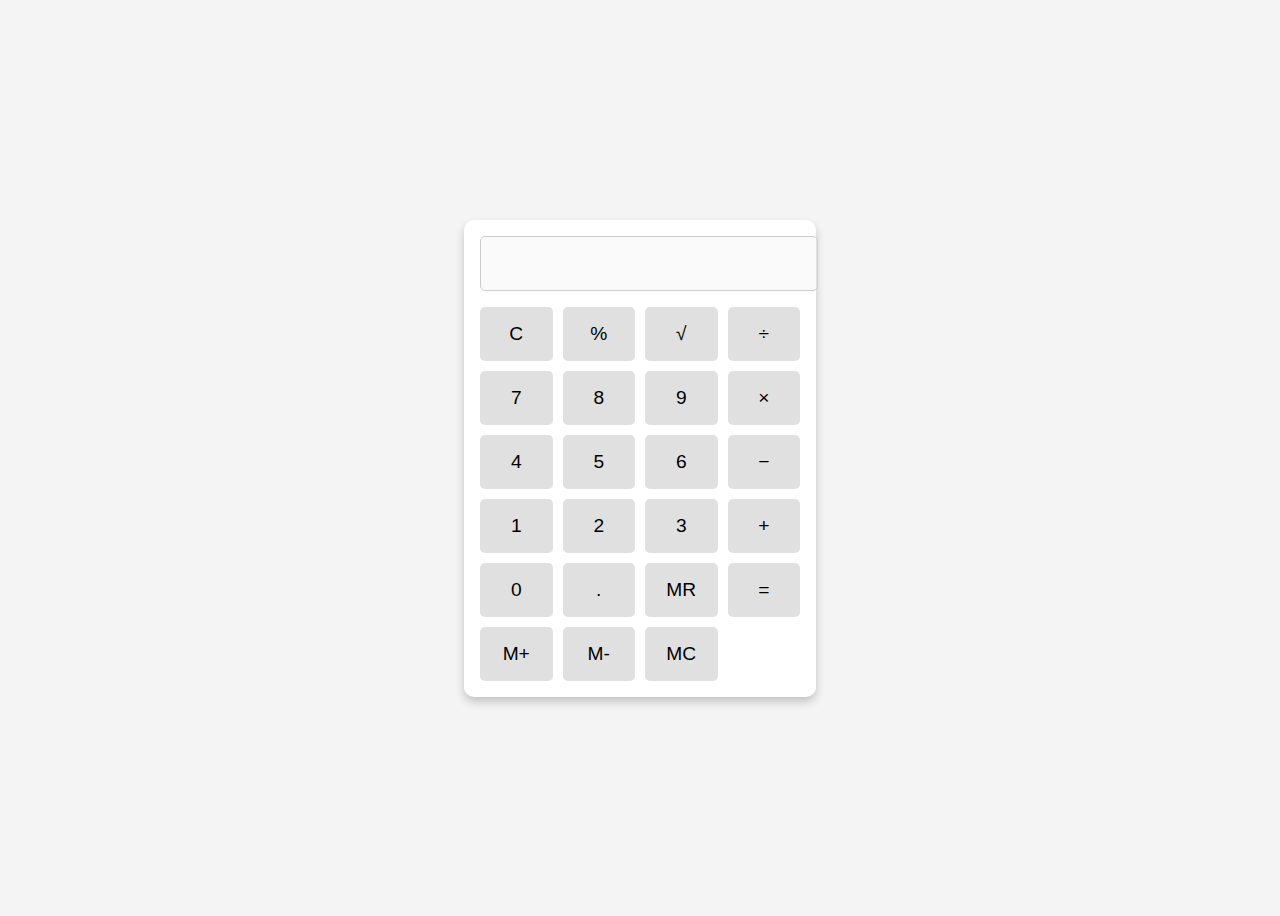
<file: basic calculator/index.html>
<!DOCTYPE html>
<html lang="en">
<head>
  <meta charset="UTF-8" />
  <meta name="viewport" content="width=device-width, initial-scale=1.0"/>
  <title>Advanced Calculator</title>
  <link rel="stylesheet" href="style.css" />
</head>
<body>
  <div class="calculator">
    <input type="text" id="display" disabled />
    <div class="buttons">
      <button onclick="clearDisplay()">C</button>
      <button onclick="append('%')">%</button>
      <button onclick="sqrt()">√</button>
      <button onclick="append('/')">÷</button>

      <button onclick="append('7')">7</button>
      <button onclick="append('8')">8</button>
      <button onclick="append('9')">9</button>
      <button onclick="append('*')">×</button>

      <button onclick="append('4')">4</button>
      <button onclick="append('5')">5</button>
      <button onclick="append('6')">6</button>
      <button onclick="append('-')">−</button>

      <button onclick="append('1')">1</button>
      <button onclick="append('2')">2</button>
      <button onclick="append('3')">3</button>
      <button onclick="append('+')">+</button>

      <button onclick="append('0')">0</button>
      <button onclick="append('.')">.</button>
      <button onclick="memoryRecall()">MR</button>
      <button onclick="calculate()">=</button>

      <button onclick="memoryAdd()">M+</button>
      <button onclick="memorySubtract()">M-</button>
      <button onclick="memoryClear()">MC</button>
    </div>
  </div>
  <script src="script.js"></script>
</body>
</html>
</file>
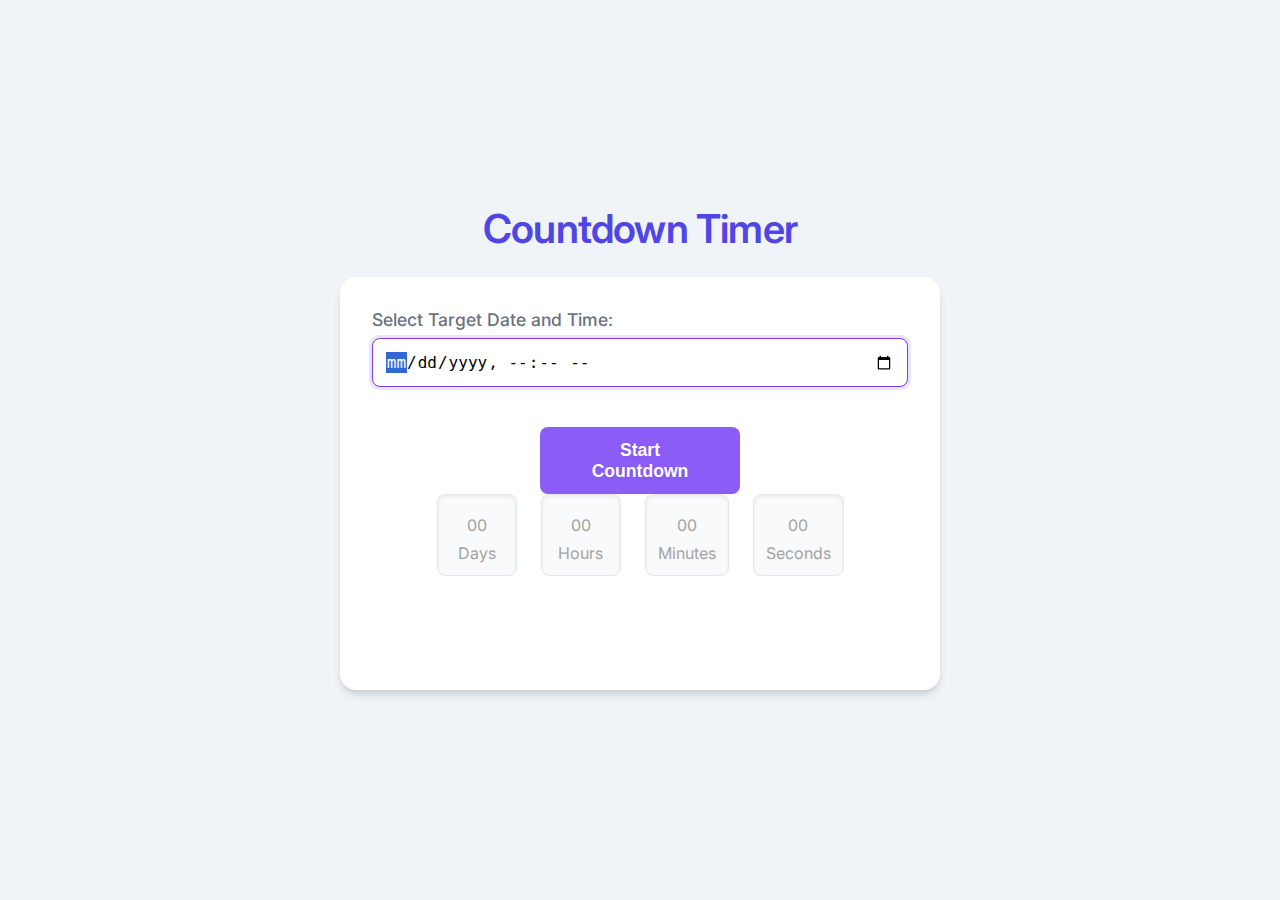
<file: countdown timer/index.html>
<!DOCTYPE html>
<html lang="en">
<head>
    <meta charset="UTF-8">
    <meta name="viewport" content="width=device-width, initial-scale=1.0">
    <title>Countdown Timer</title>
    <link href="https://fonts.googleapis.com/css2?family=Inter:wght@400;600&display=swap" rel="stylesheet">
    <link rel="stylesheet" href="styles.css">
</head>
<body>
    <h1>Countdown Timer</h1>
    <div id="timer-container">
        <div id="input-container">
            <label for="datetime-input">Select Target Date and Time:</label>
            <input type="datetime-local" id="datetime-input" placeholder="YYYY-MM-DD HH:MM">
        </div>
        <button id="start-button">Start Countdown</button>
        <div id="countdown-display">
            <div>
                <span id="days">00</span>
                <span>Days</span>
            </div>
            <div>
                <span id="hours">00</span>
                <span>Hours</span>
            </div>
            <div>
                <span id="minutes">00</span>
                <span>Minutes</span>
            </div>
            <div>
                <span id="seconds">00</span>
                <span>Seconds</span>
            </div>
        </div>
        <div id="message-container"></div>
    </div>
    <script src="script.js"></script>
</body>
</html>
</file>
<file: basic calculator/style.css>
body {
  background: #f4f4f4;
  font-family: Arial, sans-serif;
  display: flex;
  justify-content: center;
  align-items: center;
  height: 100vh;
}
.calculator {
  background: #fff;
  padding: 1rem;
  border-radius: 10px;
  box-shadow: 0 5px 10px rgba(0,0,0,0.2);
  width: 320px;
}
#display {
  width: 100%;
  font-size: 2rem;
  padding: 0.5rem;
  margin-bottom: 1rem;
  text-align: right;
  border: 1px solid #ccc;
  border-radius: 5px;
}
.buttons {
  display: grid;
  grid-template-columns: repeat(4, 1fr);
  gap: 10px;
}
button {
  padding: 1rem;
  font-size: 1.2rem;
  border: none;
  border-radius: 5px;
  background: #e0e0e0;
  cursor: pointer;
  transition: background 0.3s;
}
button:hover {
  background: #ccc;
}
button:active {
  transform: scale(0.98);
}
</file>
<file: countdown timer/styles.css>
body {
    font-family: 'Inter', sans-serif;
    background-color: #f0f4f8; /* Light background */
    color: #1e293b; /* Dark text */
    display: flex;
    flex-direction: column;
    align-items: center;
    justify-content: center;
    min-height: 100vh;
    margin: 0;
    padding: 20px;
    box-sizing: border-box;
}

h1 {
    font-size: 2.5rem;
    font-weight: 600; /* Semi-bold */
    color: #4f46e5; /* Vibrant purple */
    margin-bottom: 1.5rem;
    text-align: center;
    letter-spacing: -0.02em;
}

#timer-container {
    display: flex;
    flex-direction: column;
    align-items: center;
    background-color: #fff;
    padding: 2rem;
    border-radius: 1rem;
    box-shadow: 0 6px 10px -2px rgba(0, 0, 0, 0.15), 0 3px 7px -3px rgba(0, 0, 0, 0.07); /* Refined shadow */
    margin-bottom: 2rem;
    width: 90%;
    max-width: 600px; /* Responsive width */
    box-sizing: border-box;
}

#input-container {
    display: flex;
    flex-direction: column;
    align-items: center;
    margin-bottom: 1.5rem;
    width: 100%;
    box-sizing: border-box;
}

#input-container label {
    font-size: 1.1rem;
    font-weight: 500;
    color: #6b7280; /* Gray label */
    margin-bottom: 0.5rem;
    display: block;
    text-align: left;
    width: 100%;
}

#datetime-input {
    padding: 0.8rem;
    font-size: 1rem;
    border: 1px solid #d1d5db; /* Light border */
    border-radius: 0.5rem;
    width: 100%;
    margin-bottom: 1rem;
    transition: border-color 0.2s ease, box-shadow 0.2s ease; /* Smooth transition */
    box-sizing: border-box;
}

#datetime-input:focus {
    outline: none;
    border-color: #7c3aed; /* Purple focus border */
    box-shadow: 0 0 0 3px rgba(124, 58, 237, 0.15); /* Light purple shadow */
}


#start-button {
    padding: 0.8rem 2rem;
    font-size: 1.1rem;
    font-weight: 600;
    background-color: #8b5cf6; /* Purple button */
    color: #fff;
    border: none;
    border-radius: 0.5rem;
    cursor: pointer;
    transition: background-color 0.3s ease, transform 0.2s ease; /* Smooth transition */
    width: 100%;
    max-width: 200px; /* Limit button width */
    box-sizing: border-box;
    text-shadow: 0 1px 3px rgba(0, 0, 0, 0.08);
}

#start-button:hover {
    background-color: #7c3aed; /* Darker purple on hover */
    transform: translateY(-0.125rem); /* Slight lift on hover */
}

#start-button:active {
    background-color: #6d28d9; /* Even darker purple on active */
    transform: translateY(0);
     box-shadow: 0 0 5px rgba(0, 0, 0, 0.3);
}

#countdown-display {
    display: flex;
    justify-content: center;
    gap: 1.5rem;
    font-size: 2rem;
    font-weight: 600;
    color: #2e2e2e; /* Very dark gray */
    margin-bottom: 1.5rem;
    text-align: center;
    width: 100%;
    box-sizing: border-box;
}

#countdown-display div {
    background-color: #f9fafb; /* Very light background */
    padding: 0.75rem;
    border-radius: 0.5rem;
    box-shadow: inset 0 2px 4px rgba(0, 0, 0, 0.06); /* Subtle inset shadow */
    min-width: 80px; /* Ensure consistent width */
    box-sizing: border-box;
    border: 1px solid #e5e7eb;
}

#countdown-display span {
    display: block;
    font-size: 1rem;
    font-weight: 400;
    color: #a3a3a3; /* Medium gray */
    margin-top: 0.5rem;
}

#message-container {
    font-size: 1.25rem;
    font-weight: 600;
    color: #1e293b; /* Dark text */
    text-align: center;
    margin-top: 1.5rem;
    opacity: 0; /* Initially hidden */
    transition: opacity 1s ease, transform 1s ease; /* Smooth transition */
    border-radius: 0.5rem;
    padding: 1rem;
    background-color: #f0fdf4;
    border: 1px solid #34d399;
    box-shadow: 0 4px 6px -1px rgba(0, 0, 0, 0.08), 0 2px 4px -1px rgba(0, 0, 0, 0.06);
}

#message-container.show {
    opacity: 1; /* Fade in */
    transform: translateY(-1rem); /* Move up slightly */
}

@keyframes pulse {
    0% { transform: scale(1); }
    50% { transform: scale(1.1); }
    100% { transform: scale(1); }
}

.alert-visual {
    animation: pulse 2s infinite; /* Apply pulse animation */
    background-color: #fef08a;
    border-color: #fde047;
    color: #1e293b;
}
.alert-sound{
   /* No specific visual styles, but the class is used in JS for playing sound */
}

 @media (max-width: 768px) {
    #timer-container {
        width: 95%;
        padding: 1.5rem;
    }
    #countdown-display {
        font-size: 1.75rem;
        gap: 1rem;
    }
    #countdown-display div {
        min-width: 70px;
        padding: 0.5rem;
    }
    #input-container label{
        font-size: 1rem;
    }
    #datetime-input{
        font-size: 0.9rem;
        padding: 0.7rem;
    }
    #start-button{
        font-size: 1rem;
        padding: 0.7rem 1.5rem;
    }
    h1{
        font-size: 2.25rem;
    }
}

@media (max-width: 480px) {
    #timer-container {
        width: 100%;
        padding: 1rem;
        border-radius: 0.75rem;
    }
    #countdown-display {
        font-size: 1.25rem;
        gap: 0.5rem;
        flex-direction: column;
    }
    #countdown-display div {
        min-width: 90%;
        padding: 0.5rem;
        margin-bottom: 0.5rem;
    }
    #input-container label {
        font-size: 0.9rem;
    }
    #datetime-input {
        font-size: 0.9rem;
        padding: 0.7rem;
    }
    #start-button {
        font-size: 1rem;
        padding: 0.7rem 1.5rem;
    }
    h1{
        font-size: 1.75rem;
    }
}
</file>
